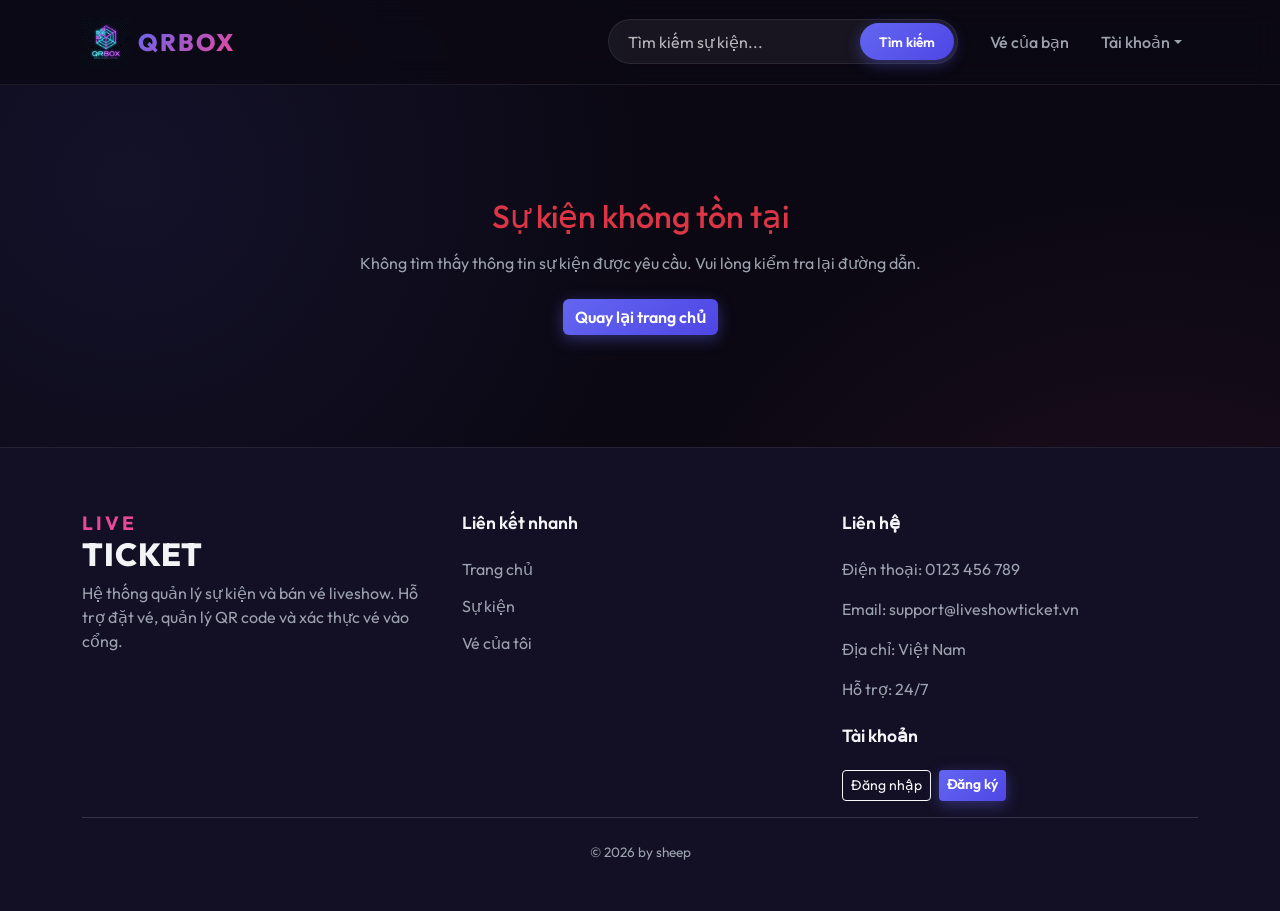
<file: event-details.html>
<!DOCTYPE html>
<html lang="vi">
<head>
  <meta charset="UTF-8">
  <meta name="viewport" content="width=device-width, initial-scale=1.0">

  <title>Chi tiết sự kiện</title>

  <link rel="stylesheet" href="https://cdn.jsdelivr.net/npm/bootstrap@5.3.3/dist/css/bootstrap.min.css">
  <link rel="stylesheet" href="style.css">
</head>

<body>
  <header id="home" class="site-header">
    <nav class="navbar navbar-expand-lg navbar-dark site-navbar">
      <div class="container">

        <a class="navbar-brand d-flex align-items-center gap-2" href="index.html#home">
          <img src="image/logo_dark.png" alt="QRBOX Logo" width="48">
          <span class="brand-text">QRBOX</span>
        </a>

        <button
          class="navbar-toggler"
          type="button"
          data-bs-toggle="collapse"
          data-bs-target="#navbarMenu"
          aria-controls="navbarMenu"
          aria-expanded="false"
          aria-label="Mở menu"
        >
          <span class="navbar-toggler-icon"></span>
        </button>

        <div class="collapse navbar-collapse" id="navbarMenu">

          <form class="search-form d-flex ms-lg-auto my-3 my-lg-0 me-lg-3" role="search">
            <input
              class="form-control"
              type="search"
              placeholder="Tìm kiếm sự kiện..."
              aria-label="Tìm kiếm sự kiện"
            >

            <button class="btn btn-primary" type="submit">
              Tìm kiếm
            </button>
          </form>

          <ul class="navbar-nav mb-2 mb-lg-0 align-items-lg-center">

            <li class="nav-item">
              <a class="nav-link" href="my-tickets.html#ticket">
                Vé của bạn
              </a>
            </li>

            <li class="nav-item dropdown">
              <a
                class="nav-link dropdown-toggle"
                href="#"
                id="accountDropdown"
                role="button"
                data-bs-toggle="dropdown"
                aria-expanded="false"
              >
                Tài khoản
              </a>

              <ul class="dropdown-menu dropdown-menu-end custom-dropdown" aria-labelledby="accountDropdown">
                <li>
                  <a class="dropdown-item" href="login.html">
                    Đăng nhập
                  </a>
                </li>

                <li>
                  <a class="dropdown-item" href="register.html">
                    Đăng ký
                  </a>
                </li>

                <li>
                  <hr class="dropdown-divider">
                </li>

                <li>
                  <a class="dropdown-item" href="my-tickets.html#ticket">
                    Vé của bạn
                  </a>
                </li>

                <li>
                  <a class="dropdown-item text-danger" href="logout">
                    Đăng xuất
                  </a>
                </li>
              </ul>
            </li>

          </ul>
        </div>

      </div>
    </nav>
  </header>

  <main class="site-main">
    <section id="event-detail-section" class="container">
      <div id="event-container">
      </div>
    </section>
  </main>

  <footer id="vechungtoi" class="site-footer">
    <div class="container">

      <div class="row g-4">

        <div class="col-12 col-md-4">
          <h2>
            <small>LIVE</small> TICKET
          </h2>

          <p>
            Hệ thống quản lý sự kiện và bán vé liveshow.
            Hỗ trợ đặt vé, quản lý QR code và xác thực vé vào cổng.
          </p>
        </div>

        <div class="col-12 col-md-4">
          <h3>Liên kết nhanh</h3>

          <ul class="footer-links">
            <li><a href="index.html#home">Trang chủ</a></li>
            <li><a href="index.html#events">Sự kiện</a></li>
            <li><a href="my-tickets.html#ticket">Vé của tôi</a></li>
          </ul>
        </div>

        <div class="col-12 col-md-4">
          <h3>Liên hệ</h3>

          <p>Điện thoại: 0123 456 789</p>
          <p>Email: support@liveshowticket.vn</p>
          <p>Địa chỉ: Việt Nam</p>
          <p>Hỗ trợ: 24/7</p>

          <h3 class="mt-4">Tài khoản</h3>

          <div class="d-flex gap-2">
            <a href="login.html" class="btn btn-outline-light btn-sm">
              Đăng nhập
            </a>

            <a href="register.html" class="btn btn-primary btn-sm">
              Đăng ký
            </a>
          </div>
        </div>

      </div>

      <hr>

      <p class="copyright">
        &copy; 2026 by sheep
      </p>

    </div>
  </footer>

  <script src="https://code.jquery.com/jquery-3.7.1.min.js"></script>
  <script src="https://cdn.jsdelivr.net/npm/bootstrap@5.3.3/dist/js/bootstrap.bundle.min.js"></script>
  <script src="script.js"></script>
  <script src="event-details.js"></script>

</body>
</html>
</file>
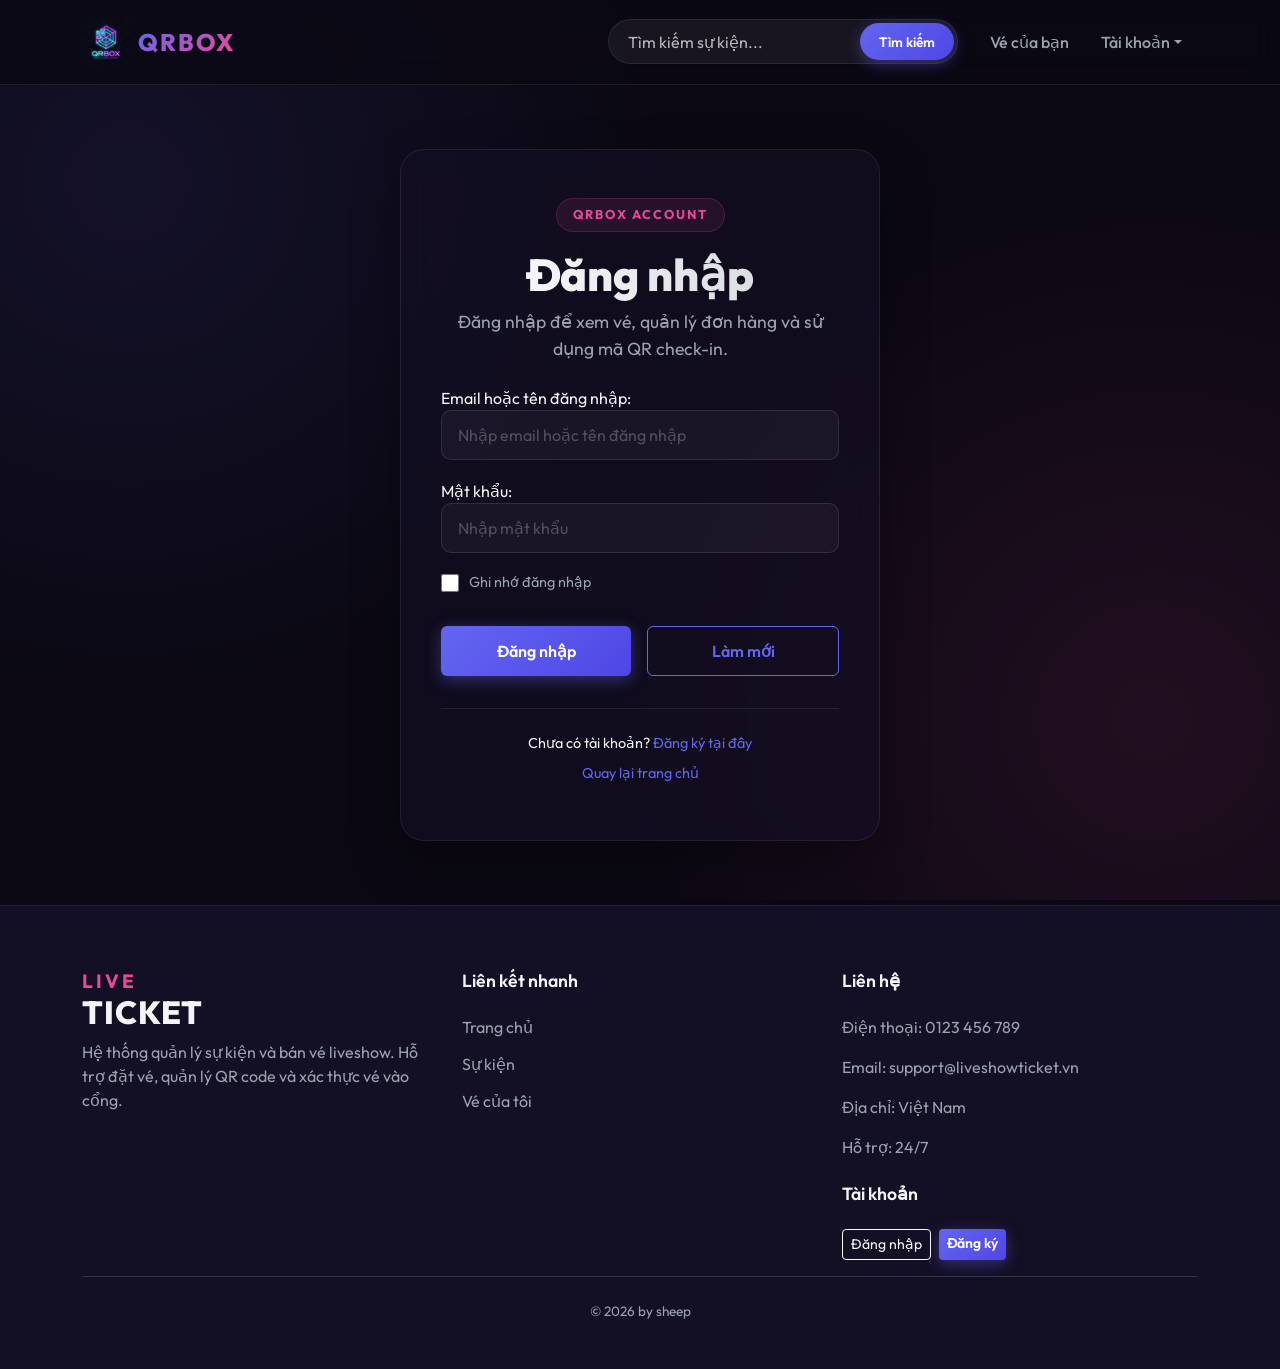
<file: login.html>
<!DOCTYPE html>
<html lang="vi">
<head>
  <meta charset="UTF-8">
  <meta name="viewport" content="width=device-width, initial-scale=1.0">

  <title>Đăng nhập | QRBOX</title>

  <link rel="stylesheet" href="https://cdn.jsdelivr.net/npm/bootstrap@5.3.3/dist/css/bootstrap.min.css">
  <link rel="stylesheet" href="style.css">
</head>

<body>
  <header id="home" class="site-header">
    <nav class="navbar navbar-expand-lg navbar-dark site-navbar">
      <div class="container">
        <a class="navbar-brand d-flex align-items-center gap-2" href="index.html#home">
          <img src="image/logo_dark.png" alt="QRBOX Logo" width="48">
          <span class="brand-text">QRBOX</span>
        </a>
        <button
          class="navbar-toggler"
          type="button"
          data-bs-toggle="collapse"
          data-bs-target="#navbarMenu"
          aria-controls="navbarMenu"
          aria-expanded="false"
          aria-label="Mở menu"
        >
          <span class="navbar-toggler-icon"></span>
        </button>

        <div class="collapse navbar-collapse" id="navbarMenu">
          <form class="search-form d-flex ms-lg-auto my-3 my-lg-0 me-lg-3" role="search">
            <input
              class="form-control"
              type="search"
              placeholder="Tìm kiếm sự kiện..."
              aria-label="Tìm kiếm sự kiện"
            >

            <button class="btn btn-primary" type="submit">
              Tìm kiếm
            </button>
          </form>

          <ul class="navbar-nav mb-2 mb-lg-0 align-items-lg-center">

            <li class="nav-item">
              <a class="nav-link" href="my-tickets.html#ticket">
                Vé của bạn
              </a>
            </li>

            <li class="nav-item dropdown">
              <a
                class="nav-link dropdown-toggle"
                href="#"
                id="accountDropdown"
                role="button"
                data-bs-toggle="dropdown"
                aria-expanded="false"
              >
                Tài khoản
              </a>

              <ul class="dropdown-menu dropdown-menu-end custom-dropdown" aria-labelledby="accountDropdown">
                <li>
                  <a class="dropdown-item active" href="login.html">
                    Đăng nhập
                  </a>
                </li>

                <li>
                  <a class="dropdown-item" href="register.html">
                    Đăng ký
                  </a>
                </li>

                <li>
                  <hr class="dropdown-divider">
                </li>

                <li>
                  <a class="dropdown-item" href="my-tickets.html#ticket">
                    Vé của bạn
                  </a>
                </li>

                <li>
                  <a class="dropdown-item text-danger" href="logout">
                    Đăng xuất
                  </a>
                </li>
              </ul>
            </li>

          </ul>
        </div>

      </div>
    </nav>
  </header>

  <main class="site-main">

    <section id="login" class="auth-card">

      <div class="section-heading text-center mb-4">
        <span class="section-badge">QRBOX ACCOUNT</span>
        <h1>Đăng nhập</h1>
        <p>
          Đăng nhập để xem vé, quản lý đơn hàng và sử dụng mã QR check-in.
        </p>
      </div>

      <form id="loginForm" action="index.html" method="get" novalidate>

        <label>
          Email hoặc tên đăng nhập:
          <input
            type="text"
            name="username"
            placeholder="Nhập email hoặc tên đăng nhập"
            autocomplete="username"
          >
        </label>

        <label>
          Mật khẩu:
          <input
            type="password"
            name="password"
            placeholder="Nhập mật khẩu"
            autocomplete="current-password"
          >
        </label>

        <label class="remember-row">
          <input type="checkbox" name="remember">
          <span>Ghi nhớ đăng nhập</span>
        </label>

        <div class="auth-actions">
          <button type="submit" class="btn btn-primary">
            Đăng nhập
          </button>

          <button type="reset" class="btn btn-outline-primary">
            Làm mới
          </button>
        </div>

      </form>

      <div class="auth-links">
        <p>
          Chưa có tài khoản?
          <a href="register.html">Đăng ký tại đây</a>
        </p>

        <p>
          <a href="index.html">Quay lại trang chủ</a>
        </p>
      </div>

    </section>

  </main>
  
  <footer id="vechungtoi" class="site-footer">
    <div class="container">

      <div class="row g-4">

        <div class="col-12 col-md-4">
          <h2>
            <small>LIVE</small> TICKET
          </h2>

          <p>
            Hệ thống quản lý sự kiện và bán vé liveshow.
            Hỗ trợ đặt vé, quản lý QR code và xác thực vé vào cổng.
          </p>
        </div>

        <div class="col-12 col-md-4">
          <h3>Liên kết nhanh</h3>

          <ul class="footer-links">
            <li><a href="index.html#home">Trang chủ</a></li>
            <li><a href="index.html#events">Sự kiện</a></li>
            <li><a href="my-tickets.html#ticket">Vé của tôi</a></li>
          </ul>
        </div>

        <div class="col-12 col-md-4">
          <h3>Liên hệ</h3>

          <p>Điện thoại: 0123 456 789</p>
          <p>Email: support@liveshowticket.vn</p>
          <p>Địa chỉ: Việt Nam</p>
          <p>Hỗ trợ: 24/7</p>

          <h3 class="mt-4">Tài khoản</h3>

          <div class="d-flex gap-2">
            <a href="login.html" class="btn btn-outline-light btn-sm">
              Đăng nhập
            </a>

            <a href="register.html" class="btn btn-primary btn-sm">
              Đăng ký
            </a>
          </div>
        </div>

      </div>

      <hr>

      <p class="copyright">
        &copy; 2026 by sheep
      </p>

    </div>
  </footer>

  <script src="https://code.jquery.com/jquery-3.7.1.min.js"></script>
  <script src="https://cdn.jsdelivr.net/npm/bootstrap@5.3.3/dist/js/bootstrap.bundle.min.js"></script>
  <script src="script.js"></script>

</body>
</html>
</file>
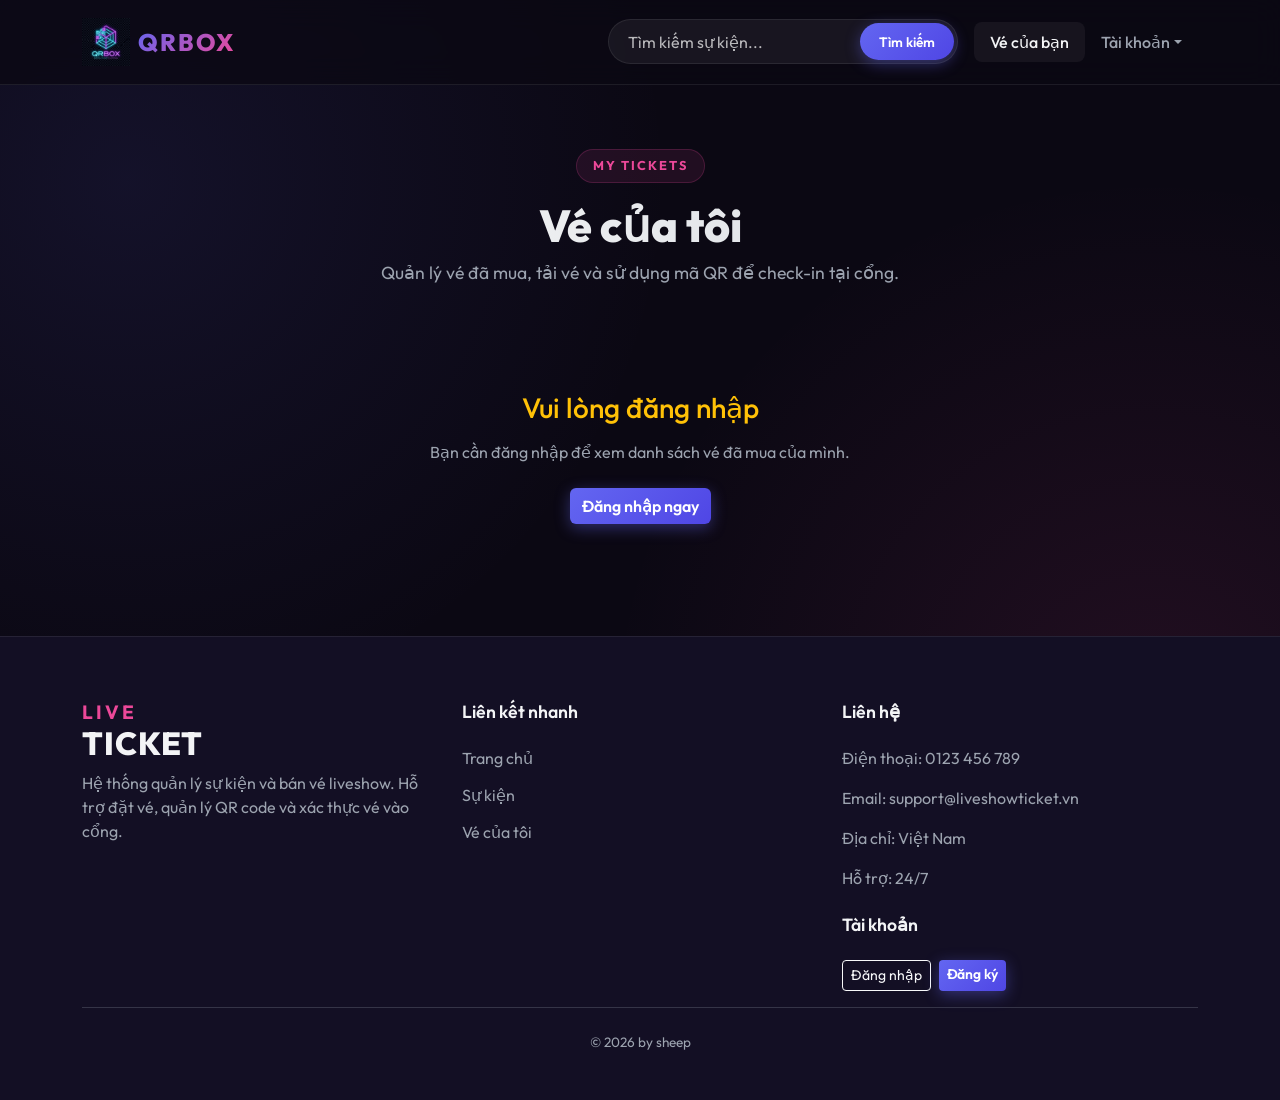
<file: my-tickets.html>
<!DOCTYPE html>
<html lang="vi">

<head>
  <meta charset="UTF-8">
  <meta name="viewport" content="width=device-width, initial-scale=1.0">

  <title>Vé của tôi | QRBOX</title>

  <link rel="stylesheet" href="https://cdn.jsdelivr.net/npm/bootstrap@5.3.3/dist/css/bootstrap.min.css">
  <link rel="stylesheet" href="style.css">
</head>

<body>
  <header id="home" class="site-header">
    <nav class="navbar navbar-expand-lg navbar-dark site-navbar">
      <div class="container">
        <a class="navbar-brand d-flex align-items-center gap-2" href="index.html#home">
          <img src="image/logo_dark.png" alt="QRBOX Logo" width="48">
          <span class="brand-text">QRBOX</span>
        </a>
        <button class="navbar-toggler" type="button" data-bs-toggle="collapse" data-bs-target="#navbarMenu"
          aria-controls="navbarMenu" aria-expanded="false" aria-label="Mở menu">
          <span class="navbar-toggler-icon"></span>
        </button>
        <div class="collapse navbar-collapse" id="navbarMenu">
          <form class="search-form d-flex ms-lg-auto my-3 my-lg-0 me-lg-3" role="search">
            <input class="form-control" type="search" placeholder="Tìm kiếm sự kiện..." aria-label="Tìm kiếm sự kiện">

            <button class="btn btn-primary" type="submit">
              Tìm kiếm
            </button>
          </form>

          <ul class="navbar-nav mb-2 mb-lg-0 align-items-lg-center">

            <li class="nav-item">
              <a class="nav-link active" href="my-tickets.html#ticket">
                Vé của bạn
              </a>
            </li>

            <li class="nav-item dropdown">
              <a class="nav-link dropdown-toggle" href="#" id="accountDropdown" role="button" data-bs-toggle="dropdown"
                aria-expanded="false">
                Tài khoản
              </a>

              <ul class="dropdown-menu dropdown-menu-end custom-dropdown" aria-labelledby="accountDropdown">
                <li>
                  <a class="dropdown-item" href="login.html">
                    Đăng nhập
                  </a>
                </li>

                <li>
                  <a class="dropdown-item" href="register.html">
                    Đăng ký
                  </a>
                </li>

                <li>
                  <hr class="dropdown-divider">
                </li>

                <li>
                  <a class="dropdown-item active" href="my-tickets.html#ticket">
                    Vé của bạn
                  </a>
                </li>

                <li>
                  <a class="dropdown-item text-danger" href="logout">
                    Đăng xuất
                  </a>
                </li>
              </ul>
            </li>

          </ul>
        </div>

      </div>
    </nav>
  </header>

  <main class="site-main">
    <section id="ticket" class="container">

      <div class="section-heading text-center">
        <span class="section-badge">MY TICKETS</span>
        <h1>Vé của tôi</h1>
        <p>
          Quản lý vé đã mua, tải vé và sử dụng mã QR để check-in tại cổng.
        </p>
      </div>

      <div class="row g-4">
      </div>
    </section>

  </main>
  <footer id="vechungtoi" class="site-footer">
    <div class="container">

      <div class="row g-4">

        <div class="col-12 col-md-4">
          <h2>
            <small>LIVE</small> TICKET
          </h2>

          <p>
            Hệ thống quản lý sự kiện và bán vé liveshow.
            Hỗ trợ đặt vé, quản lý QR code và xác thực vé vào cổng.
          </p>
        </div>

        <div class="col-12 col-md-4">
          <h3>Liên kết nhanh</h3>

          <ul class="footer-links">
            <li><a href="index.html#home">Trang chủ</a></li>
            <li><a href="index.html#events">Sự kiện</a></li>
            <li><a href="my-tickets.html#ticket">Vé của tôi</a></li>
          </ul>
        </div>

        <div class="col-12 col-md-4">
          <h3>Liên hệ</h3>

          <p>Điện thoại: 0123 456 789</p>
          <p>Email: support@liveshowticket.vn</p>
          <p>Địa chỉ: Việt Nam</p>
          <p>Hỗ trợ: 24/7</p>

          <h3 class="mt-4">Tài khoản</h3>

          <div class="d-flex gap-2">
            <a href="login.html" class="btn btn-outline-light btn-sm">
              Đăng nhập
            </a>

            <a href="register.html" class="btn btn-primary btn-sm">
              Đăng ký
            </a>
          </div>
        </div>

      </div>

      <hr>

      <p class="copyright">
        &copy; 2026 by sheep
      </p>

    </div>
  </footer>

  <script src="https://code.jquery.com/jquery-3.7.1.min.js"></script>
  <script src="https://cdn.jsdelivr.net/npm/bootstrap@5.3.3/dist/js/bootstrap.bundle.min.js"></script>
  <script src="script.js"></script>
  <script src="my-tickets.js"></script>
</body>

</html>
</file>
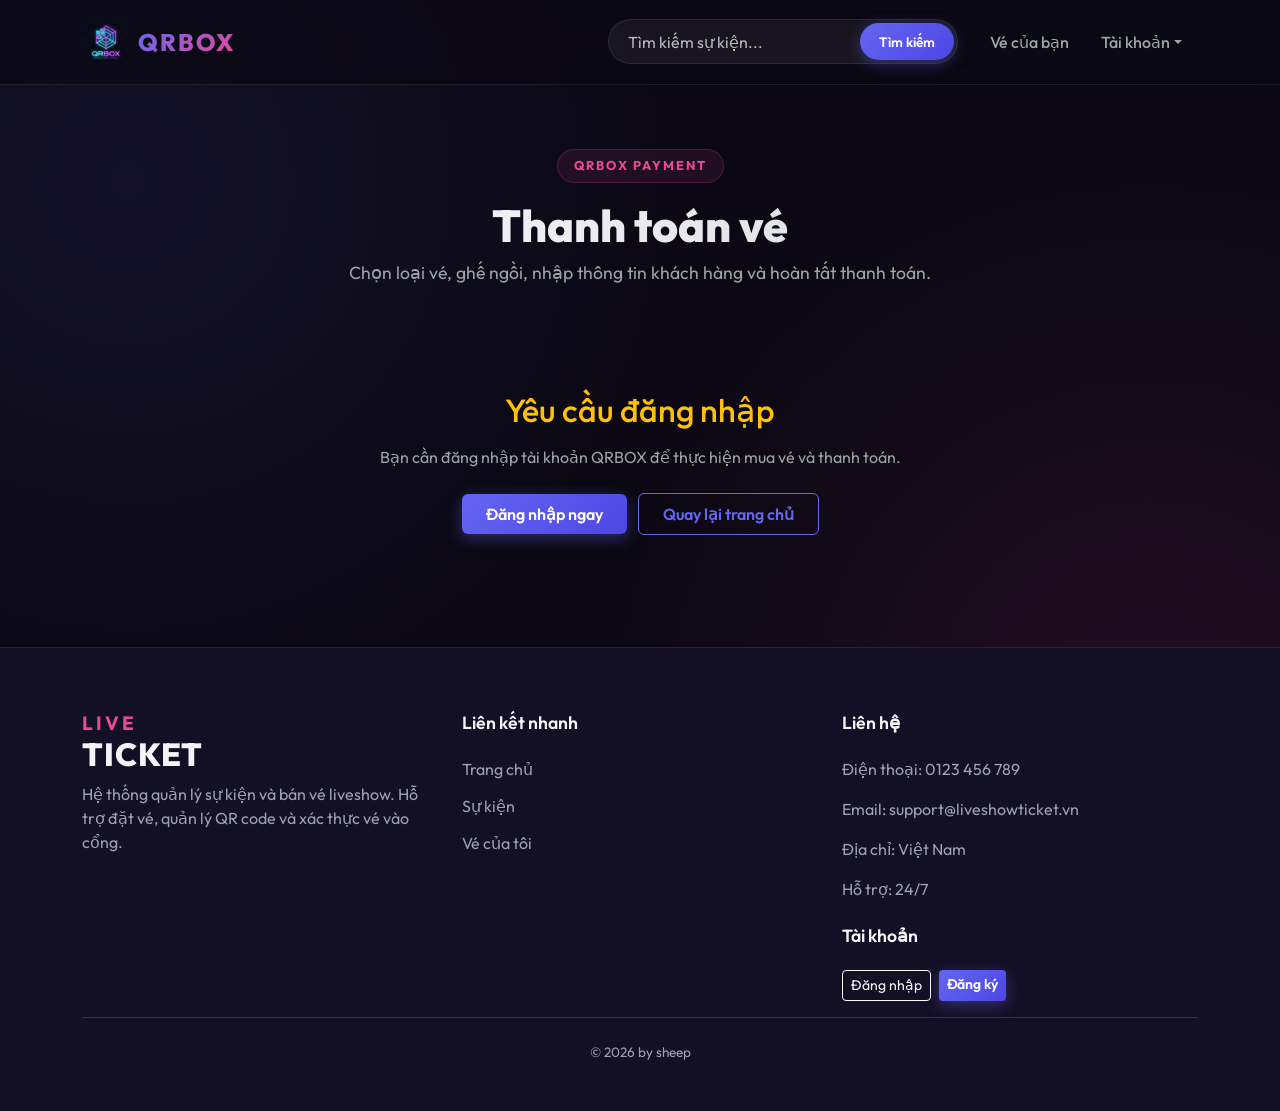
<file: payment-page.html>
<!DOCTYPE html>
<html lang="vi">

<head>
  <meta charset="UTF-8">
  <meta name="viewport" content="width=device-width, initial-scale=1.0">

  <title>Thanh toán vé Liveshow | QRBOX</title>

  <link rel="stylesheet" href="https://cdn.jsdelivr.net/npm/bootstrap@5.3.3/dist/css/bootstrap.min.css">
  <link rel="stylesheet" href="style.css">
</head>

<body>
  <header id="home" class="site-header">
    <nav class="navbar navbar-expand-lg navbar-dark site-navbar">
      <div class="container">

        <a class="navbar-brand d-flex align-items-center gap-2" href="index.html#home">
          <img src="image/logo_dark.png" alt="QRBOX Logo" width="48">
          <span class="brand-text">QRBOX</span>
        </a>

        <button class="navbar-toggler" type="button" data-bs-toggle="collapse" data-bs-target="#navbarMenu"
          aria-controls="navbarMenu" aria-expanded="false" aria-label="Mở menu">
          <span class="navbar-toggler-icon"></span>
        </button>

        <div class="collapse navbar-collapse" id="navbarMenu">

          <form class="search-form d-flex ms-lg-auto my-3 my-lg-0 me-lg-3" role="search">
            <input class="form-control" type="search" placeholder="Tìm kiếm sự kiện..." aria-label="Tìm kiếm sự kiện">

            <button class="btn btn-primary" type="submit">
              Tìm kiếm
            </button>
          </form>

          <ul class="navbar-nav mb-2 mb-lg-0 align-items-lg-center">

            <li class="nav-item">
              <a class="nav-link" href="my-tickets.html#ticket">
                Vé của bạn
              </a>
            </li>

            <li class="nav-item dropdown">
              <a class="nav-link dropdown-toggle" href="#" id="accountDropdown" role="button" data-bs-toggle="dropdown"
                aria-expanded="false">
                Tài khoản
              </a>

              <ul class="dropdown-menu dropdown-menu-end custom-dropdown" aria-labelledby="accountDropdown">
                <li>
                  <a class="dropdown-item" href="login.html">
                    Đăng nhập
                  </a>
                </li>

                <li>
                  <a class="dropdown-item" href="register.html">
                    Đăng ký
                  </a>
                </li>

                <li>
                  <hr class="dropdown-divider">
                </li>

                <li>
                  <a class="dropdown-item" href="my-tickets.html#ticket">
                    Vé của bạn
                  </a>
                </li>

                <li>
                  <a class="dropdown-item text-danger" href="logout">
                    Đăng xuất
                  </a>
                </li>
              </ul>
            </li>

          </ul>
        </div>

      </div>
    </nav>
  </header>

  <main class="site-main">

    <section id="payment-page" class="container">

      <div class="section-heading text-center">
        <span class="section-badge">QRBOX PAYMENT</span>
        <h1>Thanh toán vé</h1>
        <p>
          Chọn loại vé, ghế ngồi, nhập thông tin khách hàng và hoàn tất thanh toán.
        </p>
      </div>

      <div id="payment-container">
      </div>

    </section>

  </main>
  <footer id="vechungtoi" class="site-footer">
    <div class="container">

      <div class="row g-4">

        <div class="col-12 col-md-4">
          <h2>
            <small>LIVE</small> TICKET
          </h2>

          <p>
            Hệ thống quản lý sự kiện và bán vé liveshow.
            Hỗ trợ đặt vé, quản lý QR code và xác thực vé vào cổng.
          </p>
        </div>

        <div class="col-12 col-md-4">
          <h3>Liên kết nhanh</h3>

          <ul class="footer-links">
            <li><a href="index.html#home">Trang chủ</a></li>
            <li><a href="index.html#events">Sự kiện</a></li>
            <li><a href="my-tickets.html#ticket">Vé của tôi</a></li>
          </ul>
        </div>

        <div class="col-12 col-md-4">
          <h3>Liên hệ</h3>

          <p>Điện thoại: 0123 456 789</p>
          <p>Email: support@liveshowticket.vn</p>
          <p>Địa chỉ: Việt Nam</p>
          <p>Hỗ trợ: 24/7</p>

          <h3 class="mt-4">Tài khoản</h3>

          <div class="d-flex gap-2">
            <a href="login.html" class="btn btn-outline-light btn-sm">
              Đăng nhập
            </a>

            <a href="register.html" class="btn btn-primary btn-sm">
              Đăng ký
            </a>
          </div>
        </div>

      </div>

      <hr>

      <p class="copyright">
        &copy; 2026 by sheep
      </p>

    </div>
  </footer>

  <script src="https://code.jquery.com/jquery-3.7.1.min.js"></script>
  <script src="https://cdn.jsdelivr.net/npm/bootstrap@5.3.3/dist/js/bootstrap.bundle.min.js"></script>
  <script src="script.js"></script>
  <script src="payment-page.js"></script>

</body>

</html>
</file>
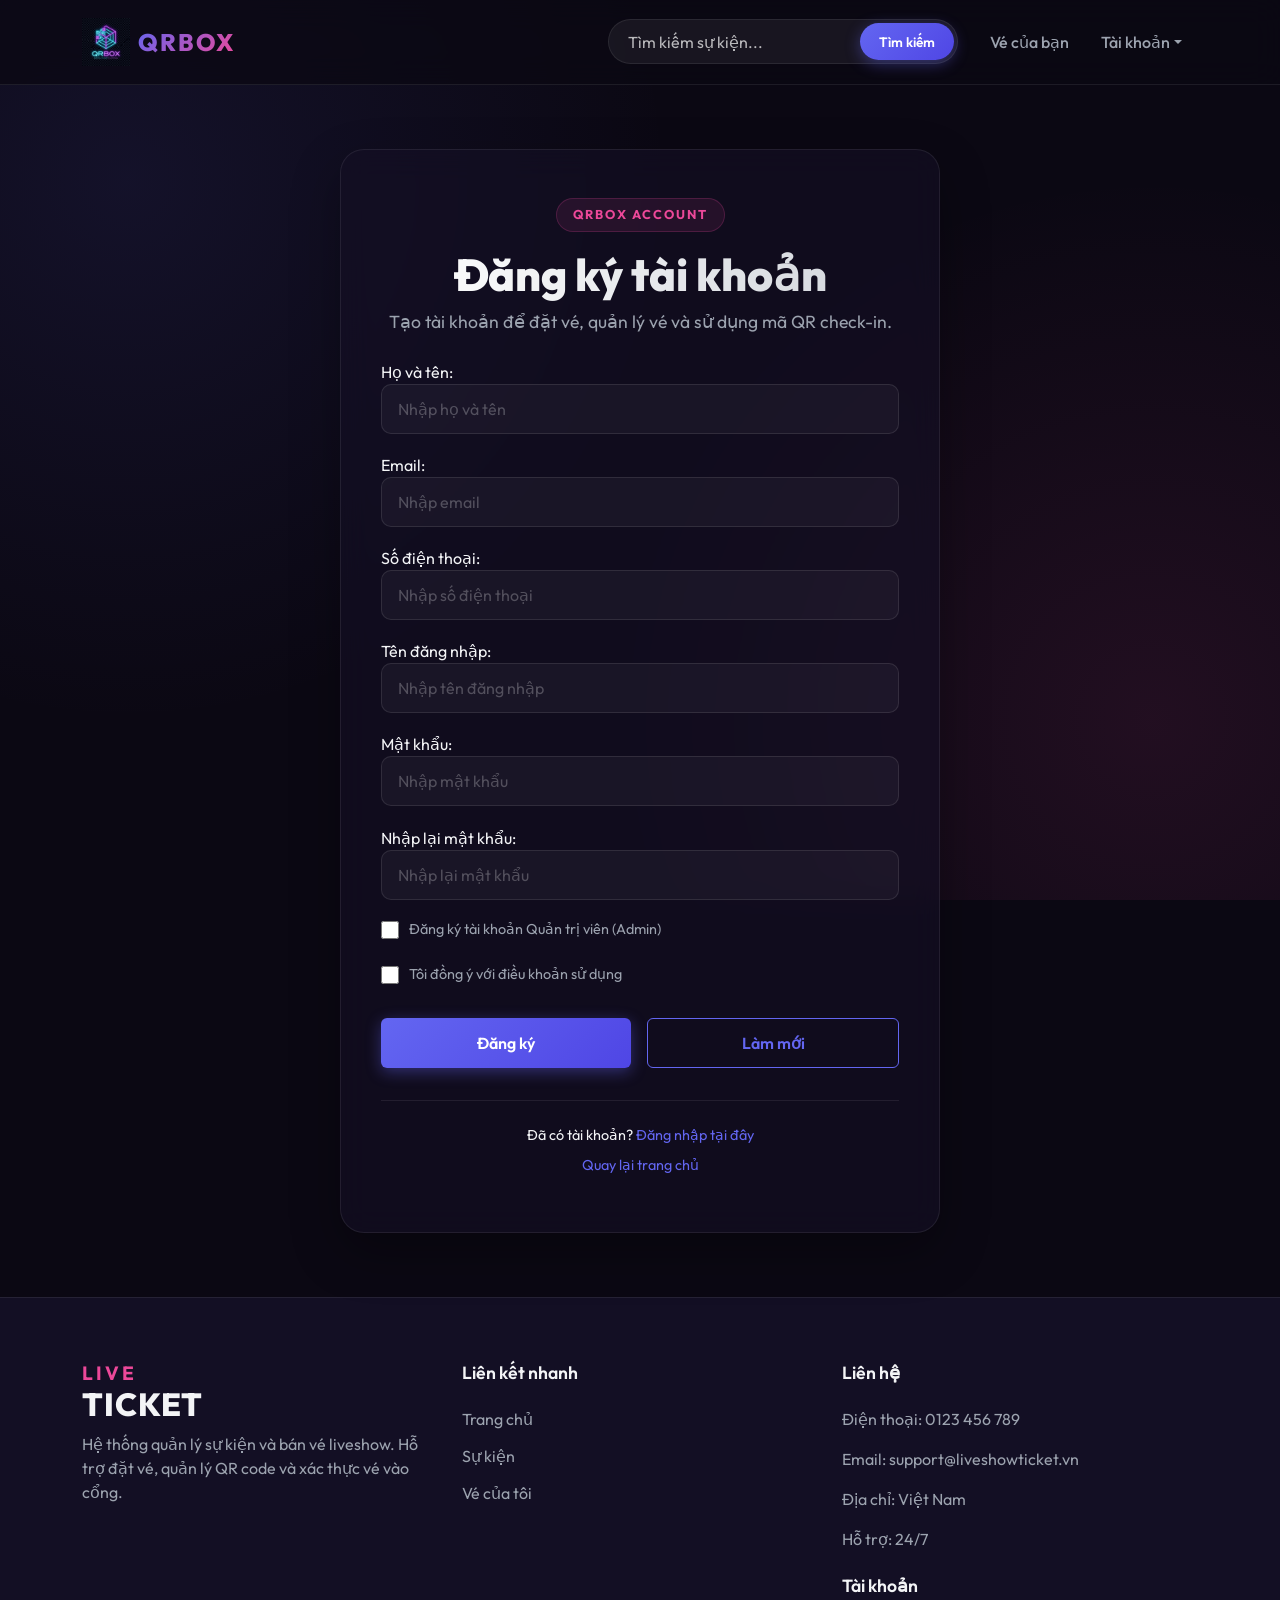
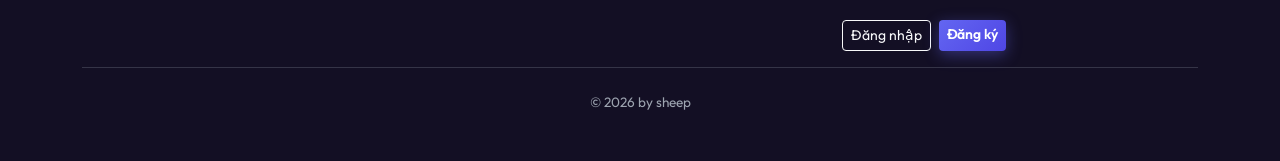
<file: register.html>
<!DOCTYPE html>
<html lang="vi">

<head>
  <meta charset="UTF-8">
  <meta name="viewport" content="width=device-width, initial-scale=1.0">

  <title>Đăng ký | QRBOX</title>

  <link rel="stylesheet" href="https://cdn.jsdelivr.net/npm/bootstrap@5.3.3/dist/css/bootstrap.min.css">
  <link rel="stylesheet" href="style.css">
</head>

<body>
  <header id="home" class="site-header">
    <nav class="navbar navbar-expand-lg navbar-dark site-navbar">
      <div class="container">
        <a class="navbar-brand d-flex align-items-center gap-2" href="index.html#home">
          <img src="image/logo_dark.png" alt="QRBOX Logo" width="48">
          <span class="brand-text">QRBOX</span>
        </a>
        <button class="navbar-toggler" type="button" data-bs-toggle="collapse" data-bs-target="#navbarMenu"
          aria-controls="navbarMenu" aria-expanded="false" aria-label="Mở menu">
          <span class="navbar-toggler-icon"></span>
        </button>
        <div class="collapse navbar-collapse" id="navbarMenu">
          <form class="search-form d-flex ms-lg-auto my-3 my-lg-0 me-lg-3" role="search">
            <input class="form-control" type="search" placeholder="Tìm kiếm sự kiện..." aria-label="Tìm kiếm sự kiện">

            <button class="btn btn-primary" type="submit">
              Tìm kiếm
            </button>
          </form>
          <ul class="navbar-nav mb-2 mb-lg-0 align-items-lg-center">

            <li class="nav-item">
              <a class="nav-link" href="my-tickets.html#ticket">
                Vé của bạn
              </a>
            </li>

            <li class="nav-item dropdown">
              <a class="nav-link dropdown-toggle" href="#" id="accountDropdown" role="button" data-bs-toggle="dropdown"
                aria-expanded="false">
                Tài khoản
              </a>

              <ul class="dropdown-menu dropdown-menu-end custom-dropdown" aria-labelledby="accountDropdown">
                <li>
                  <a class="dropdown-item" href="login.html">
                    Đăng nhập
                  </a>
                </li>

                <li>
                  <a class="dropdown-item active" href="register.html">
                    Đăng ký
                  </a>
                </li>

                <li>
                  <hr class="dropdown-divider">
                </li>

                <li>
                  <a class="dropdown-item" href="my-tickets.html#ticket">
                    Vé của bạn
                  </a>
                </li>

                <li>
                  <a class="dropdown-item text-danger" href="logout">
                    Đăng xuất
                  </a>
                </li>
              </ul>
            </li>

          </ul>
        </div>

      </div>
    </nav>
  </header>
  <main class="site-main">

    <section id="register" class="auth-card auth-card-lg">

      <div class="section-heading text-center mb-4">
        <span class="section-badge">QRBOX ACCOUNT</span>
        <h1>Đăng ký tài khoản</h1>
        <p>
          Tạo tài khoản để đặt vé, quản lý vé và sử dụng mã QR check-in.
        </p>
      </div>

      <form id="registerForm" action="login.html" method="get" novalidate>

        <label>
          Họ và tên:
          <input type="text" name="fullname" placeholder="Nhập họ và tên" autocomplete="name">
        </label>

        <label>
          Email:
          <input type="email" name="email" placeholder="Nhập email" autocomplete="email">
        </label>

        <label>
          Số điện thoại:
          <input type="tel" name="phone" placeholder="Nhập số điện thoại" autocomplete="tel">
        </label>

        <label>
          Tên đăng nhập:
          <input type="text" name="username" placeholder="Nhập tên đăng nhập" autocomplete="username">
        </label>

        <label>
          Mật khẩu:
          <input type="password" name="password" placeholder="Nhập mật khẩu" autocomplete="new-password">
        </label>

        <label>
          Nhập lại mật khẩu:
          <input type="password" name="confirm_password" placeholder="Nhập lại mật khẩu" autocomplete="new-password">
        </label>

        <label class="remember-row mt-2">
          <input type="checkbox" id="isAdminReg" name="is_admin">
          <span>Đăng ký tài khoản Quản trị viên (Admin)</span>
        </label>

        <div id="adminCodeWrapper" style="display: none; margin-bottom: 1.2rem;">
          <label>
            <span>Mã xác thực Admin:</span>
            <input type="password" id="adminCode" name="admin_code" placeholder="Nhập mã xác thực Admin">
          </label>
        </div>

        <label class="remember-row">
          <input type="checkbox" name="agree">
          <span>Tôi đồng ý với điều khoản sử dụng</span>
        </label>

        <div class="auth-actions">
          <button type="submit" class="btn btn-primary">
            Đăng ký
          </button>

          <button type="reset" class="btn btn-outline-primary">
            Làm mới
          </button>
        </div>

      </form>

      <div class="auth-links">
        <p>
          Đã có tài khoản?
          <a href="login.html">Đăng nhập tại đây</a>
        </p>

        <p>
          <a href="index.html">Quay lại trang chủ</a>
        </p>
      </div>

    </section>

  </main>
  <footer id="vechungtoi" class="site-footer">
    <div class="container">

      <div class="row g-4">

        <div class="col-12 col-md-4">
          <h2>
            <small>LIVE</small> TICKET
          </h2>

          <p>
            Hệ thống quản lý sự kiện và bán vé liveshow.
            Hỗ trợ đặt vé, quản lý QR code và xác thực vé vào cổng.
          </p>
        </div>

        <div class="col-12 col-md-4">
          <h3>Liên kết nhanh</h3>

          <ul class="footer-links">
            <li><a href="index.html#home">Trang chủ</a></li>
            <li><a href="index.html#events">Sự kiện</a></li>
            <li><a href="my-tickets.html#ticket">Vé của tôi</a></li>
          </ul>
        </div>

        <div class="col-12 col-md-4">
          <h3>Liên hệ</h3>

          <p>Điện thoại: 0123 456 789</p>
          <p>Email: support@liveshowticket.vn</p>
          <p>Địa chỉ: Việt Nam</p>
          <p>Hỗ trợ: 24/7</p>

          <h3 class="mt-4">Tài khoản</h3>

          <div class="d-flex gap-2">
            <a href="login.html" class="btn btn-outline-light btn-sm">
              Đăng nhập
            </a>

            <a href="register.html" class="btn btn-primary btn-sm">
              Đăng ký
            </a>
          </div>
        </div>

      </div>

      <hr>

      <p class="copyright">
        &copy; 2026 by sheep
      </p>

    </div>
  </footer>

  <script src="https://code.jquery.com/jquery-3.7.1.min.js"></script>
  <script src="https://cdn.jsdelivr.net/npm/bootstrap@5.3.3/dist/js/bootstrap.bundle.min.js"></script>
  <script src="script.js"></script>

</body>

</html>
</file>
<file: style.css>
@import url('https://fonts.googleapis.com/css2?family=Outfit:wght@300;400;500;600;700;800&display=swap');

/* ==========================================================================
   1. ĐỊNH NGHĨA BIẾN MÀU SẮC & BIẾN TOÀN CỤC (ROOT VARIABLES)
   ========================================================================== */
:root {
  --bg-primary: #0b0813;
  --bg-secondary: #130f24;
  --bg-tertiary: #1b1633;
  --glass-bg: rgba(20, 15, 38, 0.6);
  --glass-border: rgba(255, 255, 255, 0.08);

  --primary-color: #6366f1;
  --primary-glow: rgba(99, 102, 241, 0.4);
  --secondary-color: #ec4899;
  --secondary-glow: rgba(236, 72, 153, 0.4);
  --accent-color: #06b6d4;
  --accent-glow: rgba(6, 182, 212, 0.4);

  --text-main: #f3f4f6;
  --text-muted: #9ca3af;
  --text-dark: #1f2937;

  --success-color: #10b981;
  --warning-color: #f59e0b;
  --danger-color: #ef4444;
}

/* ==========================================================================
   2. THIẾT LẬP CHUNG & ĐỊNH DẠNG BODY/LIÊN KẾT (BASE STYLES)
   ========================================================================== */
.text-muted {
  color: var(--text-muted) !important;
}

body {
  background-color: var(--bg-primary);
  background-image:
    radial-gradient(circle at 10% 20%, rgba(99, 102, 241, 0.1) 0%, transparent 40%),
    radial-gradient(circle at 90% 80%, rgba(236, 72, 153, 0.1) 0%, transparent 40%);
  background-attachment: fixed;
  color: var(--text-main);
  font-family: 'Outfit', -apple-system, BlinkMacSystemFont, "Segoe UI", Roboto, sans-serif;
  min-height: 100vh;
  display: flex;
  flex-direction: column;
}

main.site-main {
  flex: 1 0 auto;
  padding: 4rem 0;
}

a {
  color: var(--primary-color);
  text-decoration: none;
  transition: all 0.2s ease;
}

a:hover {
  color: var(--secondary-color);
}

/* ==========================================================================
   3. THANH DIỀU HƯỚNG & MENU ĐẦU TRANG (HEADER & NAVBAR)
   ========================================================================== */
.site-navbar {
  position: relative;
  z-index: 1050;
  background: rgba(11, 8, 19, 0.75) !important;
  backdrop-filter: blur(15px);
  -webkit-backdrop-filter: blur(15px);
  border-bottom: 1px solid var(--glass-border);
  padding: 0.8rem 0;
  transition: all 0.3s ease;
}

.brand-text {
  font-weight: 800;
  letter-spacing: 2px;
  background: linear-gradient(135deg, var(--primary-color), var(--secondary-color));
  -webkit-background-clip: text;
  background-clip: text;
  -webkit-text-fill-color: transparent;
  font-size: 1.5rem;
}

.nav-link {
  font-weight: 500;
  color: var(--text-muted) !important;
  padding: 0.5rem 1rem !important;
  border-radius: 8px;
  transition: all 0.3s ease;
}

.nav-link:hover,
.nav-link.active {
  color: var(--text-main) !important;
  background: rgba(255, 255, 255, 0.05);
}

.search-form {
  position: relative;
}

.search-form .form-control {
  background: rgba(255, 255, 255, 0.06);
  border: 1px solid var(--glass-border);
  color: var(--text-main);
  border-radius: 30px;
  padding: 0.6rem 1.2rem;
  padding-right: 100px;
  transition: all 0.3s ease;
}

.search-form .form-control:focus {
  background: rgba(255, 255, 255, 0.1);
  border-color: var(--primary-color);
  box-shadow: 0 0 15px var(--primary-glow);
  color: var(--text-main);
}

.search-form .form-control::placeholder {
  color: rgba(255, 255, 255, 0.7);
  opacity: 1;
}

.search-form .btn {
  position: absolute;
  right: 4px;
  top: 4px;
  bottom: 4px;
  border-radius: 25px;
  padding: 0 1.2rem;
  font-size: 0.85rem;
  font-weight: 600;
}

.custom-dropdown {
  background: var(--bg-secondary) !important;
  border: 1px solid var(--glass-border) !important;
  border-radius: 12px !important;
  box-shadow: 0 10px 30px rgba(0, 0, 0, 0.5) !important;
  overflow: hidden;
  padding: 0.5rem 0;
}

.custom-dropdown .dropdown-item {
  color: var(--text-muted) !important;
  padding: 0.6rem 1.5rem;
  font-weight: 500;
  transition: all 0.2s ease;
}

.custom-dropdown .dropdown-item:hover,
.custom-dropdown .dropdown-item.active {
  background: rgba(99, 102, 241, 0.15) !important;
  color: var(--text-main) !important;
}

.custom-dropdown .dropdown-divider {
  border-color: var(--glass-border) !important;
}

/* ==========================================================================
   4. CHÂN TRANG (FOOTER SECTION)
   ========================================================================== */
.site-footer {
  background-color: var(--bg-secondary);
  border-top: 1px solid var(--glass-border);
  padding: 4rem 0 2rem 0;
  color: var(--text-muted);
}

.site-footer h2 {
  font-weight: 800;
  color: var(--text-main);
  letter-spacing: 1px;
}

.site-footer h2 small {
  font-size: 0.6em;
  color: var(--secondary-color);
  display: block;
  font-weight: 700;
  letter-spacing: 3px;
}

.site-footer h3 {
  font-size: 1.1rem;
  font-weight: 600;
  color: var(--text-main);
  margin-bottom: 1.5rem;
}

.footer-links {
  list-style: none;
  padding: 0;
}

.footer-links li {
  margin-bottom: 0.8rem;
}

.footer-links a {
  color: var(--text-muted);
  transition: all 0.2s ease;
}

.footer-links a:hover {
  color: var(--primary-color);
  padding-left: 5px;
}

.copyright {
  text-align: center;
  font-size: 0.85rem;
  margin-top: 1.5rem;
  color: var(--text-muted);
}

/* ==========================================================================
   5. NÚT NHẤN (BUTTON STYLES)
   ========================================================================== */
.btn-primary {
  background: linear-gradient(135deg, var(--primary-color), #4f46e5);
  border: none;
  font-weight: 600;
  box-shadow: 0 4px 15px var(--primary-glow);
  transition: all 0.3s ease;
}

.btn-primary:hover,
.btn-primary:focus {
  background: linear-gradient(135deg, #4f46e5, #4338ca);
  transform: translateY(-2px);
  box-shadow: 0 6px 20px rgba(99, 102, 241, 0.6);
}

.btn-primary:active {
  transform: translateY(1px);
}

.btn-outline-primary {
  border: 1px solid var(--primary-color);
  color: var(--primary-color);
  background: transparent;
  font-weight: 600;
  transition: all 0.3s ease;
}

.btn-outline-primary:hover,
.btn-outline-primary:focus {
  background: var(--primary-color);
  color: #fff;
  box-shadow: 0 4px 15px var(--primary-glow);
  transform: translateY(-2px);
}

/* ==========================================================================
   6. TIÊU ĐỀ PHÂN KHU (SECTION HEADING)
   ========================================================================== */
.section-heading {
  margin-bottom: 3.5rem;
}

.section-badge {
  background: rgba(236, 72, 153, 0.1);
  color: var(--secondary-color);
  padding: 0.4rem 1rem;
  border-radius: 20px;
  font-size: 0.8rem;
  font-weight: 700;
  letter-spacing: 2px;
  border: 1px solid rgba(236, 72, 153, 0.2);
  display: inline-block;
  margin-bottom: 1rem;
}

.section-heading h1 {
  font-size: 2.8rem;
  font-weight: 800;
  background: linear-gradient(to right, #ffffff, #d1d5db);
  -webkit-background-clip: text;
  background-clip: text;
  -webkit-text-fill-color: transparent;
}

.section-heading p {
  color: var(--text-muted);
  font-size: 1.1rem;
  max-width: 600px;
  margin: 0 auto;
}


/* ==========================================================================
   7. THẺ SỰ KIỆN Ở TRANG CHỦ (EVENT CARD STYLES)
   ========================================================================== */
.event-card {
  background: var(--glass-bg);
  backdrop-filter: blur(10px);
  -webkit-backdrop-filter: blur(10px);
  border: 1px solid var(--glass-border);
  border-radius: 20px;
  overflow: hidden;
  transition: all 0.4s cubic-bezier(0.165, 0.84, 0.44, 1);
  height: 100%;
}

.event-card:hover {
  transform: translateY(-8px);
  border-color: rgba(99, 102, 241, 0.3);
  box-shadow: 0 15px 35px rgba(99, 102, 241, 0.15), 0 0 1px rgba(99, 102, 241, 0.5);
}

.event-card-body {
  padding: 2rem;
  position: relative;
  display: flex;
  flex-direction: column;
  height: 100%;
}

.event-badge {
  position: absolute;
  top: 2rem;
  right: 2rem;
  font-weight: 700;
  font-size: 0.75rem;
  padding: 0.4rem 0.8rem;
  border-radius: 30px;
  letter-spacing: 1px;
}

.event-card h2 {
  font-size: 1.5rem;
  font-weight: 700;
  margin-top: 1rem;
  margin-bottom: 1.5rem;
  color: var(--text-main);
  padding-right: 5rem;
}

.event-info {
  list-style: none;
  padding: 0;
  margin-bottom: 2rem;
  flex-grow: 1;
}

.event-info li {
  margin-bottom: 0.8rem;
  font-size: 0.95rem;
  display: flex;
  justify-content: space-between;
  border-bottom: 1px dashed rgba(255, 255, 255, 0.05);
  padding-bottom: 0.5rem;
}

.event-info li strong {
  color: var(--text-muted);
  font-weight: 500;
}

.event-info li span {
  color: var(--accent-color);
  font-weight: 700;
}

.event-actions {
  display: flex;
  gap: 1rem;
}

.event-actions .btn {
  flex: 1;
}

/* ==========================================================================
   8. TRANG CHI TIẾT SỰ KIỆN (EVENT DETAIL PAGE STYLES)
   ========================================================================== */
.event-detail-hero {
  position: relative;
  border-radius: 24px;
  overflow: hidden;
  margin-bottom: 3rem;
  border: 1px solid var(--glass-border);
  box-shadow: 0 20px 40px rgba(0, 0, 0, 0.4);
}

.event-detail-banner {
  height: 380px;
  width: 100%;
  object-fit: cover;
  filter: brightness(0.4) contrast(1.1);
}

.event-detail-overlay {
  position: absolute;
  bottom: 0;
  left: 0;
  right: 0;
  padding: 3rem;
  background: linear-gradient(to top, rgba(11, 8, 19, 0.95) 20%, transparent);
}

.event-detail-header h1 {
  font-size: 3rem;
  font-weight: 800;
  margin-bottom: 1rem;
  text-shadow: 0 2px 10px rgba(0, 0, 0, 0.5);
}

.event-detail-meta {
  display: flex;
  flex-wrap: wrap;
  gap: 1.5rem;
  margin-bottom: 1rem;
}

.meta-item {
  display: flex;
  align-items: center;
  gap: 0.5rem;
  background: rgba(255, 255, 255, 0.08);
  padding: 0.4rem 1rem;
  border-radius: 30px;
  font-size: 0.9rem;
  border: 1px solid rgba(255, 255, 255, 0.05);
}

.event-detail-grid {
  display: flex;
  flex-direction: column;
  gap: 2.5rem;
}

.detail-card {
  background: var(--glass-bg);
  backdrop-filter: blur(10px);
  -webkit-backdrop-filter: blur(10px);
  border: 1px solid var(--glass-border);
  border-radius: 20px;
  padding: 2.5rem;
}

.detail-card h3 {
  font-size: 1.5rem;
  font-weight: 700;
  margin-bottom: 1.5rem;
  border-bottom: 2px solid var(--primary-color);
  padding-bottom: 0.5rem;
  display: inline-block;
}

.ticket-options-container {
  display: grid;
  grid-template-columns: repeat(auto-fit, minmax(280px, 1fr));
  gap: 1.5rem;
  margin-top: 1rem;
}

.ticket-option-card {
  background: rgba(255, 255, 255, 0.02);
  border: 1px solid rgba(255, 255, 255, 0.06);
  border-radius: 16px;
  padding: 1.8rem;
  text-align: center;
  transition: all 0.3s ease;
  position: relative;
  overflow: hidden;
}

.ticket-option-card:hover {
  background: rgba(255, 255, 255, 0.04);
  border-color: var(--primary-color);
  transform: translateY(-5px);
}

.ticket-option-card.vip {
  border-color: rgba(99, 102, 241, 0.3);
}

.ticket-option-card.vvip {
  border-color: rgba(236, 72, 153, 0.4);
}

.ticket-option-card.vvip::before {
  content: 'BEST VALUE';
  position: absolute;
  top: 15px;
  right: -30px;
  background: var(--secondary-color);
  color: white;
  font-size: 0.65rem;
  font-weight: 700;
  padding: 0.2rem 2.5rem;
  transform: rotate(45deg);
}

.ticket-option-title {
  font-size: 1.3rem;
  font-weight: 700;
  margin-bottom: 0.5rem;
}

.ticket-option-price {
  font-size: 1.8rem;
  font-weight: 800;
  color: var(--accent-color);
  margin-bottom: 1rem;
}

.ticket-option-desc {
  color: var(--text-muted);
  font-size: 0.85rem;
  margin-bottom: 1.5rem;
}

.ticket-option-avail {
  font-size: 0.9rem;
  font-weight: 600;
  margin-bottom: 1rem;
}

/* ==========================================================================
   9. TRANG THANH TOÁN (PAYMENT PAGE STYLES)
   ========================================================================== */
.payment-grid {
  display: grid;
  grid-template-columns: 2fr 1fr;
  gap: 2rem;
  align-items: start;
}

@media (max-width: 991.98px) {
  .payment-grid {
    grid-template-columns: 1fr;
  }
}

.payment-form-card {
  background: var(--glass-bg);
  backdrop-filter: blur(10px);
  -webkit-backdrop-filter: blur(10px);
  border: 1px solid var(--glass-border);
  border-radius: 20px;
  padding: 2.5rem;
}

.payment-summary-card {
  background: rgba(20, 15, 38, 0.8);
  backdrop-filter: blur(10px);
  -webkit-backdrop-filter: blur(10px);
  border: 1px solid var(--primary-color);
  border-radius: 20px;
  padding: 2rem;
  position: sticky;
  top: 100px;
}

.payment-summary-card h3 {
  font-size: 1.3rem;
  font-weight: 700;
  margin-bottom: 1.5rem;
  border-bottom: 1px solid rgba(255, 255, 255, 0.1);
  padding-bottom: 0.8rem;
}

.summary-row {
  display: flex;
  justify-content: space-between;
  margin-bottom: 1rem;
  font-size: 0.95rem;
}

.summary-row.total {
  font-size: 1.25rem;
  font-weight: 800;
  border-top: 1px solid rgba(255, 255, 255, 0.1);
  padding-top: 1rem;
  margin-top: 1rem;
  color: var(--secondary-color);
}

.form-section-title {
  font-size: 1.2rem;
  font-weight: 600;
  margin-bottom: 1.5rem;
  color: var(--text-main);
  display: flex;
  align-items: center;
  gap: 0.5rem;
}

.form-section-title span {
  display: flex;
  align-items: center;
  justify-content: center;
  width: 28px;
  height: 28px;
  background: var(--primary-color);
  border-radius: 50%;
  font-size: 0.85rem;
  font-weight: 700;
}

.form-group-row {
  display: grid;
  grid-template-columns: 1fr 1fr;
  gap: 1rem;
}

@media (max-width: 575.98px) {
  .form-group-row {
    grid-template-columns: 1fr;
  }
}

.payment-methods {
  display: flex;
  flex-direction: column;
  gap: 0.8rem;
  margin-bottom: 1.5rem;
}

.method-label {
  display: flex;
  align-items: center;
  gap: 1rem;
  background: rgba(255, 255, 255, 0.03);
  border: 1px solid rgba(255, 255, 255, 0.08);
  border-radius: 12px;
  padding: 1rem;
  cursor: pointer;
  transition: all 0.2s ease;
}

.method-label:hover {
  background: rgba(255, 255, 255, 0.06);
  border-color: var(--primary-color);
}

.method-label input {
  width: 18px;
  height: 18px;
  accent-color: var(--primary-color);
}

.method-details {
  font-size: 0.85rem;
  color: var(--text-muted);
}

.qr-payment-box {
  display: flex;
  flex-direction: column;
  align-items: center;
  background: #fff;
  border-radius: 16px;
  padding: 1.5rem;
  margin: 1rem 0;
  width: 100%;
  max-width: 260px;
  margin-left: auto;
  margin-right: auto;
}

.qr-payment-box img {
  width: 180px;
  height: 180px;
  object-fit: contain;
}

.qr-payment-box p {
  color: var(--text-dark);
  font-weight: 700;
  margin-top: 0.8rem;
  margin-bottom: 0;
  font-size: 0.85rem;
  text-align: center;
}


/* ==========================================================================
   10. CÁC Ô NHẬP LIỆU FORM CHUNG (FORM INPUT STYLES)
   ========================================================================== */
label {
  display: block;
  margin-bottom: 1.2rem;
  width: 100%;
}

label>span:first-child,
label strong {
  display: block;
  margin-bottom: 0.5rem;
  font-weight: 500;
  font-size: 0.9rem;
  color: var(--text-muted);
}

input[type="text"],
input[type="email"],
input[type="tel"],
input[type="password"],
input[type="url"],
select,
textarea {
  width: 100%;
  background: rgba(255, 255, 255, 0.04);
  border: 1px solid rgba(255, 255, 255, 0.1);
  color: var(--text-main);
  padding: 0.75rem 1rem;
  border-radius: 10px;
  transition: all 0.3s ease;
  font-family: inherit;
}

input:focus,
select:focus,
textarea:focus {
  outline: none;
  background: rgba(255, 255, 255, 0.08);
  border-color: var(--primary-color);
  box-shadow: 0 0 10px var(--primary-glow);
}

input::placeholder {
  color: rgba(255, 255, 255, 0.25);
}

select option {
  background-color: var(--bg-secondary);
  color: var(--text-main);
}

input[type="number"] {
  width: 100px;
  background: rgba(255, 255, 255, 0.04);
  border: 1px solid rgba(255, 255, 255, 0.1);
  color: var(--text-main);
  padding: 0.5rem;
  border-radius: 8px;
  text-align: center;
  font-weight: 600;
}

input[type="number"]:focus {
  outline: none;
  border-color: var(--primary-color);
}

/* ==========================================================================
   11. BẢNG ĐĂNG NHẬP / ĐĂNG KÝ (AUTH CARD STYLES)
   ========================================================================== */
.auth-card {
  max-width: 480px;
  margin: 0 auto;
  background: var(--glass-bg);
  backdrop-filter: blur(15px);
  -webkit-backdrop-filter: blur(15px);
  border: 1px solid var(--glass-border);
  border-radius: 24px;
  padding: 3rem 2.5rem;
  box-shadow: 0 20px 50px rgba(0, 0, 0, 0.3);
}

.auth-card-lg {
  max-width: 600px;
}

.auth-card form {
  margin-bottom: 2rem;
}

.remember-row {
  display: flex;
  align-items: center;
  gap: 0.6rem;
  cursor: pointer;
  margin-bottom: 1.5rem;
}

.remember-row input {
  width: 18px;
  height: 18px;
  accent-color: var(--primary-color);
}

.remember-row span {
  font-size: 0.9rem;
  color: var(--text-muted);
}

.auth-actions {
  display: flex;
  gap: 1rem;
  margin-top: 2rem;
}

.auth-actions .btn {
  flex: 1;
  padding: 0.75rem;
}

.auth-links {
  text-align: center;
  border-top: 1px solid rgba(255, 255, 255, 0.08);
  padding-top: 1.5rem;
  font-size: 0.9rem;
}

.auth-links p {
  margin-bottom: 0.5rem;
}

/* ==========================================================================
   12. VÉ CỦA TÔI / VÉ ĐIỆN TỬ (TICKET CARD STYLES)
   ========================================================================== */
.ticket-card {
  background: radial-gradient(circle at 10% 50%, transparent 12px, var(--glass-bg) 13px),
    radial-gradient(circle at 90% 50%, transparent 12px, var(--glass-bg) 13px);
  background-size: 100% 100%;
  backdrop-filter: blur(12px);
  -webkit-backdrop-filter: blur(12px);
  border: 1px solid var(--glass-border);
  border-radius: 16px;
  padding: 2rem;
  position: relative;
  overflow: hidden;
  height: 100%;
  display: flex;
  flex-direction: column;
}

.ticket-card::before {
  content: '';
  position: absolute;
  top: 50%;
  left: 12px;
  right: 12px;
  border-top: 1.5px dashed rgba(255, 255, 255, 0.15);
  height: 0;
  transform: translateY(-50%);
}

.ticket-card-header {
  display: flex;
  justify-content: space-between;
  align-items: center;
  margin-bottom: 1.5rem;
}

.ticket-status {
  font-size: 0.8rem;
  font-weight: 700;
  padding: 0.25rem 0.75rem;
  border-radius: 30px;
}

.status-unused {
  background: rgba(16, 185, 129, 0.15);
  color: var(--success-color);
  border: 1px solid rgba(16, 185, 129, 0.3);
}

.status-used {
  background: rgba(239, 68, 68, 0.15);
  color: var(--danger-color);
  border: 1px solid rgba(239, 68, 68, 0.3);
}

.ticket-card h2 {
  font-size: 1.35rem;
  font-weight: 700;
  margin-bottom: 1rem;
}

.ticket-info {
  list-style: none;
  padding: 0;
  margin-bottom: 2rem;
  font-size: 0.85rem;
}

.ticket-info li {
  margin-bottom: 0.5rem;
  display: flex;
  justify-content: space-between;
}

.ticket-info li strong {
  color: var(--text-muted);
}

.ticket-card h3 {
  font-size: 0.9rem;
  font-weight: 600;
  color: var(--text-muted);
  text-align: center;
  margin-top: auto;
  margin-bottom: 0.8rem;
}

.ticket-qr {
  display: flex;
  justify-content: center;
  align-items: center;
  margin-bottom: 1.5rem;
}

.qr-box {
  background: #fff;
  border-radius: 12px;
  padding: 0.8rem;
  text-align: center;
  font-family: monospace;
  font-size: 0.65rem;
  line-height: 1.2;
  color: #000;
  width: auto;
  display: inline-block;
  margin: 0 auto;
}

.qr-canvas-container {
  background: #fff;
  padding: 8px;
  border-radius: 8px;
}

.ticket-actions {
  display: flex;
  gap: 0.8rem;
}

.ticket-actions .btn {
  flex: 1;
}

/* ==========================================================================
   13. KHUNG QUÉT CAMERA BÌNH THƯỜNG (SCANNER CARD STYLES)
   ========================================================================== */
.checkin-card {
  background: var(--glass-bg);
  backdrop-filter: blur(10px);
  border: 1px solid var(--glass-border);
  border-radius: 20px;
  padding: 2rem;
  height: 100%;
}

.checkin-card h2 {
  font-size: 1.4rem;
  font-weight: 700;
  margin-bottom: 1.5rem;
  color: var(--text-main);
}

.scanner-box {
  background: rgba(0, 0, 0, 0.4);
  border: 2px dashed var(--primary-color);
  border-radius: 12px;
  height: 250px;
  display: flex;
  flex-direction: column;
  justify-content: center;
  align-items: center;
  margin-bottom: 1.5rem;
  position: relative;
  overflow: hidden;
}

.scanner-box p {
  margin: 0;
  color: var(--text-muted);
  font-size: 0.9rem;
}

.scanner-laser {
  position: absolute;
  top: 0;
  left: 0;
  width: 100%;
  height: 3px;
  background: var(--secondary-color);
  box-shadow: 0 0 10px var(--secondary-glow);
  animation: scanning 2s linear infinite;
  display: none;
}

@keyframes scanning {
  0% {
    top: 0%;
  }

  50% {
    top: 100%;
  }

  100% {
    top: 0%;
  }
}

.scanner-sim-select {
  width: 100%;
  max-width: 280px;
  margin-top: 1rem;
  display: none;
}


/* ==========================================================================
   14. LỊCH SỬ GIAO DỊCH & BẢNG DANH SÁCH (HISTORY TABLE STYLES)
   ========================================================================== */
.page-section {
  margin-top: 5rem;
}

.history-card {
  background: var(--glass-bg);
  backdrop-filter: blur(10px);
  border: 1px solid var(--glass-border);
  border-radius: 20px;
  overflow: hidden;
}

.history-table {
  width: 100%;
  border-collapse: collapse;
  text-align: left;
}

.history-table th,
.history-table td {
  padding: 1.2rem 1.5rem;
  font-size: 0.95rem;
}

.history-table th {
  background: rgba(255, 255, 255, 0.03);
  color: var(--text-main);
  font-weight: 600;
  border-bottom: 1px solid rgba(255, 255, 255, 0.08);
}

.history-table td {
  color: var(--text-muted);
  border-bottom: 1px solid rgba(255, 255, 255, 0.04);
}

.history-table tr:last-child td {
  border-bottom: none;
}

.history-table tr:hover td {
  background: rgba(255, 255, 255, 0.02);
  color: var(--text-main);
}

/* ==========================================================================
   15. THÔNG BÁO POPUP & FEEDBACK LỖI FORM (TOASTS & VALIDATIONS)
   ========================================================================== */
.error-feedback {
  color: var(--danger-color);
  font-size: 0.8rem;
  font-weight: 500;
  margin-top: 0.3rem;
  display: none;
}

.is-invalid {
  border-color: var(--danger-color) !important;
  box-shadow: 0 0 8px rgba(239, 68, 68, 0.25) !important;
}

.toast-container-custom {
  position: fixed;
  bottom: 2rem;
  right: 2rem;
  z-index: 1050;
  display: flex;
  flex-direction: column;
  gap: 0.5rem;
}

.toast-custom {
  background: rgba(19, 15, 36, 0.95);
  backdrop-filter: blur(10px);
  border: 1px solid var(--glass-border);
  border-radius: 12px;
  padding: 1rem 1.5rem;
  color: var(--text-main);
  box-shadow: 0 10px 25px rgba(0, 0, 0, 0.4);
  display: flex;
  align-items: center;
  gap: 0.8rem;
  min-width: 300px;
  animation: slideInCustom 0.3s cubic-bezier(0.175, 0.885, 0.32, 1.275);
}

.toast-custom.success {
  border-left: 4px solid var(--success-color);
}

.toast-custom.warning {
  border-left: 4px solid var(--warning-color);
}

.toast-custom.danger {
  border-left: 4px solid var(--danger-color);
}

.toast-custom.info {
  border-left: 4px solid var(--primary-color);
}

@keyframes slideInCustom {
  from {
    transform: translateX(100%);
    opacity: 0;
  }

  to {
    transform: translateX(0);
    opacity: 1;
  }
}

/* ==========================================================================
   16. KHU VỰC QUẢN TRỊ ADMIN / STAFF (ADMIN AREA STYLES)
   ========================================================================== */
.admin-access-card {
  max-width: 580px;
  margin: 3rem auto;
  background: var(--glass-bg);
  backdrop-filter: blur(15px);
  -webkit-backdrop-filter: blur(15px);
  border: 1px solid var(--danger-color);
  border-radius: 24px;
  padding: 3.5rem 3rem;
  text-align: center;
  box-shadow: 0 20px 50px rgba(239, 68, 68, 0.1);
}

.admin-access-card h2 {
  font-weight: 800;
  margin-top: 1.5rem;
  margin-bottom: 1rem;
  color: var(--text-main);
}

.admin-access-card p {
  color: var(--text-muted);
  font-size: 1.05rem;
  margin-bottom: 2rem;
}

.admin-actions {
  display: flex;
  justify-content: center;
  gap: 1rem;
}

.admin-dashboard-grid {
  display: grid;
  grid-template-columns: repeat(auto-fit, minmax(300px, 1fr));
  gap: 1.5rem;
  margin-bottom: 2.5rem;
}

.admin-card {
  background: var(--glass-bg);
  backdrop-filter: blur(12px);
  -webkit-backdrop-filter: blur(12px);
  border: 1px solid var(--glass-border);
  border-radius: 20px;
  padding: 2rem;
  box-shadow: 0 10px 30px rgba(0, 0, 0, 0.2);
}

.admin-card h2 {
  font-size: 1.3rem;
  font-weight: 700;
  margin-bottom: 1.5rem;
  border-bottom: 1px solid rgba(255, 255, 255, 0.1);
  padding-bottom: 0.8rem;
  color: var(--text-main);
}

.admin-info-list {
  list-style: none;
  padding: 0;
  margin: 0;
}

.admin-info-list li {
  display: flex;
  justify-content: space-between;
  align-items: center;
  margin-bottom: 0.8rem;
  border-bottom: 1px dashed rgba(255, 255, 255, 0.05);
  padding-bottom: 0.6rem;
  font-size: 0.95rem;
}

.admin-info-list li:last-child {
  border-bottom: none;
  padding-bottom: 0;
  margin-bottom: 0;
}

.admin-info-list li strong {
  color: var(--text-muted);
  font-weight: 500;
}

.admin-stats-grid {
  display: grid;
  grid-template-columns: repeat(3, 1fr);
  gap: 1rem;
  text-align: center;
}

.admin-stat-item {
  display: flex;
  flex-direction: column;
  align-items: center;
  justify-content: center;
  background: rgba(255, 255, 255, 0.02);
  border: 1px solid rgba(255, 255, 255, 0.05);
  border-radius: 12px;
  padding: 1rem 0.5rem;
  transition: all 0.2s ease;
}

.admin-stat-item:hover {
  background: rgba(255, 255, 255, 0.04);
  border-color: var(--primary-color);
}

.admin-stat-item span {
  font-size: 2rem;
  font-weight: 800;
  background: linear-gradient(135deg, var(--accent-color), var(--primary-color));
  -webkit-background-clip: text;
  background-clip: text;
  -webkit-text-fill-color: transparent;
}

.admin-stat-item:nth-child(2) span {
  background: linear-gradient(135deg, var(--success-color), var(--accent-color));
  -webkit-background-clip: text;
  background-clip: text;
  -webkit-text-fill-color: transparent;
}

.admin-stat-item:nth-child(3) span {
  background: linear-gradient(135deg, var(--warning-color), var(--secondary-color));
  -webkit-background-clip: text;
  background-clip: text;
  -webkit-text-fill-color: transparent;
}

.admin-stat-item small {
  color: var(--text-muted);
  font-size: 0.8rem;
  margin-top: 0.3rem;
  font-weight: 500;
}

.admin-muted {
  color: var(--text-muted);
  font-size: 0.9rem;
  margin-bottom: 1.5rem;
}

.admin-scanner-box {
  background: rgba(0, 0, 0, 0.4);
  border: 2px dashed var(--primary-color);
  border-radius: 16px;
  height: 220px;
  display: flex;
  flex-direction: column;
  justify-content: center;
  align-items: center;
  margin-bottom: 1.5rem;
  position: relative;
  overflow: hidden;
}

.admin-scanner-box p {
  margin: 0;
  color: var(--text-muted);
  font-size: 0.9rem;
  font-weight: 500;
}

.demo-scan-area {
  margin-top: 1.5rem;
  padding-top: 1rem;
  border-top: 1px solid rgba(255, 255, 255, 0.08);
}

.demo-scan-area p {
  color: var(--text-muted);
  font-size: 0.85rem;
  margin-bottom: 0.6rem;
  font-weight: 600;
}

.demo-ticket-btn {
  margin-right: 0.5rem;
  margin-bottom: 0.5rem;
  font-size: 0.8rem !important;
  font-weight: 600 !important;
}

.checkin-result-box {
  padding: 1.5rem;
  border-radius: 12px;
  background: rgba(255, 255, 255, 0.02);
  border: 1px dashed rgba(255, 255, 255, 0.1);
  min-height: 80px;
  display: flex;
  align-items: center;
  justify-content: center;
  text-align: center;
  transition: all 0.3s ease;
}

.checkin-result-box.success {
  background: rgba(16, 185, 129, 0.08);
  border: 1px solid rgba(16, 185, 129, 0.3);
  color: var(--success-color);
  display: block;
  text-align: start;
}

.checkin-result-box.warning {
  background: rgba(245, 158, 11, 0.08);
  border: 1px solid rgba(245, 158, 11, 0.3);
  color: var(--warning-color);
  display: block;
  text-align: start;
}

.checkin-result-box.danger {
  background: rgba(239, 68, 68, 0.08);
  border: 1px solid rgba(239, 68, 68, 0.3);
  color: var(--danger-color);
  display: block;
  text-align: start;
}

.checkin-result-box p {
  margin-bottom: 0;
}

.checkin-result-title {
  font-size: 1.1rem;
  font-weight: 700;
  margin-bottom: 0.5rem !important;
}

.checkin-result-details {
  font-size: 0.9rem;
  color: var(--text-main);
  line-height: 1.6;
}

.checkin-result-details strong {
  color: var(--text-muted);
}

.page-section-sm {
  margin-top: 2rem;
}


/* ==========================================================================
   17. SƠ ĐỒ CHỌN GHẾ TỰ CHỌN (SEATING SELECTION LAYOUT)
   ========================================================================== */
.seat-selection-section {
  background: rgba(255, 255, 255, 0.02);
  border: 1px solid var(--glass-border);
  border-radius: 12px;
  padding: 1.5rem;
}

.stage-container {
  margin-bottom: 2rem;
  perspective: 300px;
}

.stage-arc {
  width: 70%;
  margin: 0 auto;
  padding: 8px;
  background: linear-gradient(to right, rgba(99, 102, 241, 0.15), rgba(236, 72, 153, 0.15));
  border-bottom: 3px solid var(--accent-color);
  border-radius: 0 0 50% 50% / 0 0 15px 15px;
  color: var(--text-main);
  font-size: 0.9rem;
  font-weight: 700;
  letter-spacing: 4px;
  text-transform: uppercase;
  box-shadow: 0 5px 15px var(--accent-glow);
  text-shadow: 0 0 5px #fff;
}

.seating-grid {
  display: flex;
  flex-direction: column;
  align-items: center;
  gap: 8px;
  overflow-x: auto;
  padding: 10px 0;
}

.seat-row {
  display: flex;
  align-items: center;
  gap: 6px;
}

.row-label {
  width: 24px;
  text-align: center;
  font-weight: 700;
  color: var(--text-muted);
  font-size: 0.85rem;
}

.seat {
  width: 32px;
  height: 32px;
  border-radius: 6px;
  border: 1px solid rgba(255, 255, 255, 0.12);
  background: rgba(255, 255, 255, 0.03);
  color: var(--text-main);
  font-size: 0.75rem;
  font-weight: 600;
  display: flex;
  align-items: center;
  justify-content: center;
  cursor: pointer;
  transition: all 0.2s ease;
  user-select: none;
}

.seat:hover {
  background: rgba(99, 102, 241, 0.1);
  border-color: var(--primary-color);
  box-shadow: 0 0 8px var(--primary-glow);
  transform: translateY(-1px);
}

.seat.selected {
  background: var(--secondary-color) !important;
  border-color: var(--secondary-color) !important;
  color: #fff !important;
  box-shadow: 0 0 12px var(--secondary-glow);
}

.seat.occupied {
  background: rgba(239, 68, 68, 0.15) !important;
  border-color: rgba(239, 68, 68, 0.25) !important;
  color: rgba(255, 255, 255, 0.2) !important;
  cursor: not-allowed;
  pointer-events: none;
  text-decoration: line-through;
}

.seating-legend {
  margin-top: 1.5rem;
}

.legend-item {
  display: flex;
  align-items: center;
  gap: 6px;
  font-size: 0.85rem;
  color: var(--text-muted);
}

.seat-sample {
  width: 16px;
  height: 16px;
  border-radius: 4px;
  display: inline-block;
}

.seat-sample.available {
  border: 1px solid rgba(255, 255, 255, 0.2);
  background: rgba(255, 255, 255, 0.05);
}

.seat-sample.selected {
  background: var(--secondary-color);
  box-shadow: 0 0 6px var(--secondary-glow);
}

.seat-sample.occupied {
  background: rgba(239, 68, 68, 0.2);
  border: 1px solid rgba(239, 68, 68, 0.3);
}


.event-card {
  overflow: hidden;
  display: flex;
  flex-direction: column;
  height: 100%;
}

.event-card-img-container {
  width: 100%;
  height: 200px;
  overflow: hidden;
  position: relative;
}

.event-card-img {
  width: 100%;
  height: 100%;
  object-fit: cover;
  transition: transform 0.5s ease;
}

.event-card:hover .event-card-img {
  transform: scale(1.08);
}

/* --- CSS NHÓM NÚT CHỌN BANNER CÓ SẴN (PRESETS) --- */
/* Nút kích thước siêu nhỏ (extra small) dùng cho danh sách banner mẫu */
.btn-xs {
  padding: 0.2rem 0.4rem;
  font-size: 0.75rem;
  border-radius: 4px;
}

/* Style cho nút banner mẫu, viền mờ và chữ nhạt, đổi màu khi di chuột qua */
.preset-banner-btn {
  border-color: rgba(255, 255, 255, 0.2);
  color: var(--text-muted);
}

.preset-banner-btn:hover {
  background: rgba(255, 255, 255, 0.1);
  color: var(--text-main);
}
</file>
